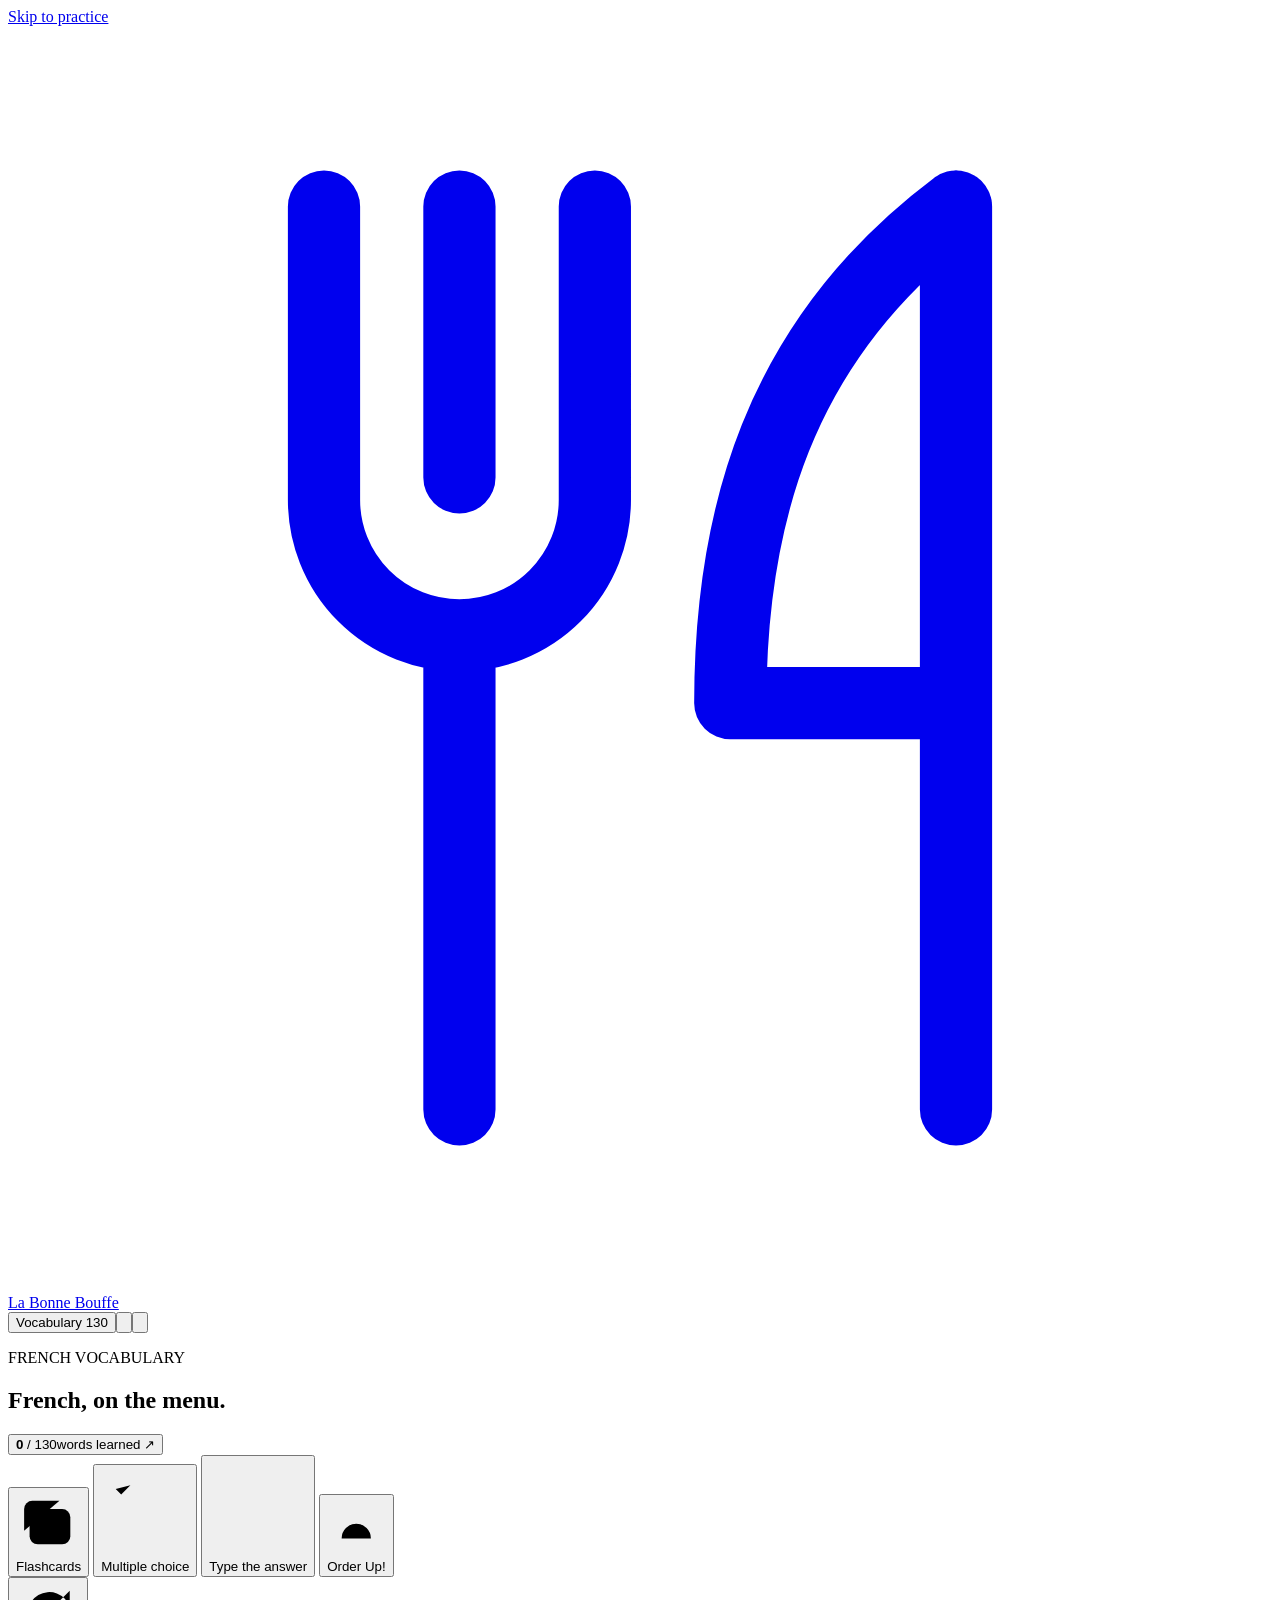
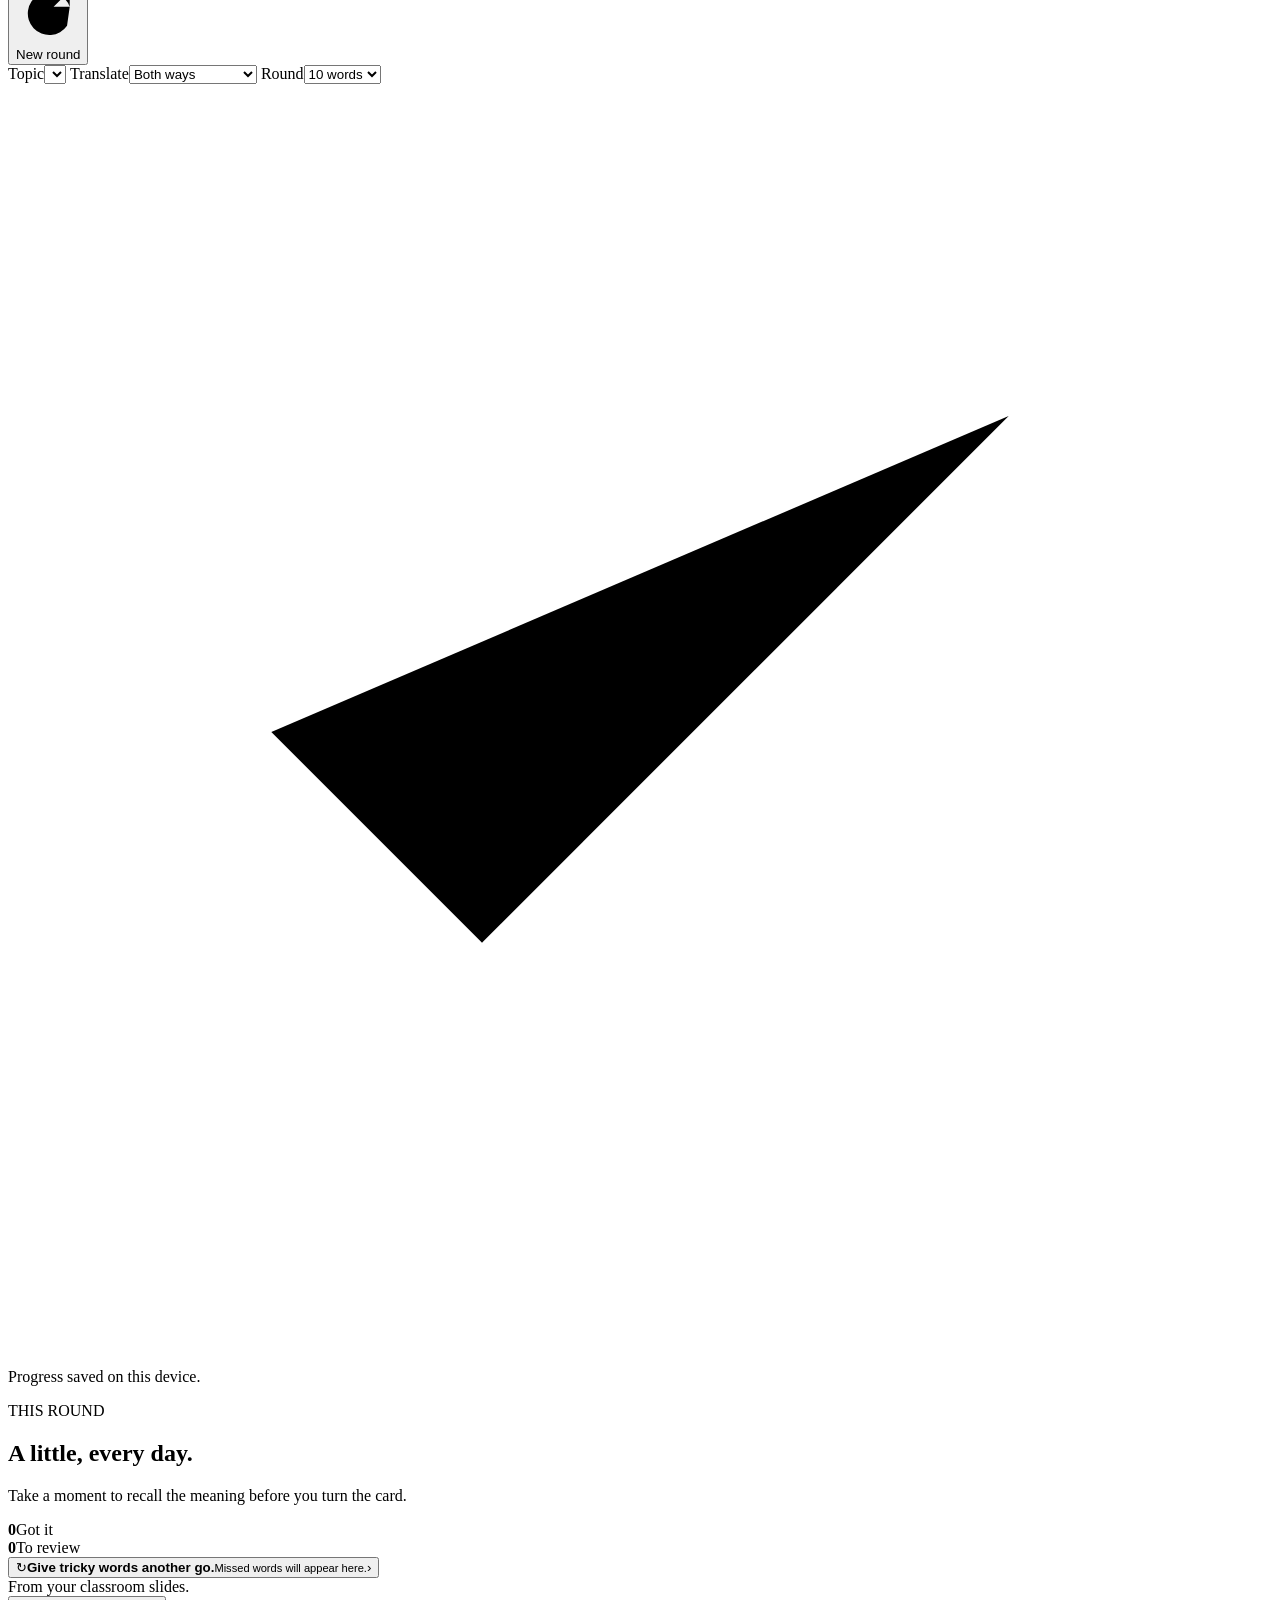
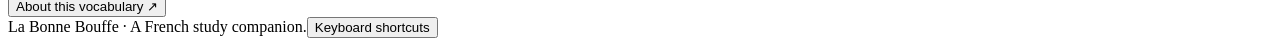
<file: src/shell.html>
<!doctype html>
<html lang="en">
<head>
  <meta charset="utf-8">
  <meta name="viewport" content="width=device-width,initial-scale=1">
  <meta name="theme-color" content="#f5f5f7">
  <meta name="description" content="Learn French food vocabulary from La Bonne Bouffe. Flashcards, multiple choice, typing practice, and Order Up! — a French restaurant vocabulary game.">
  <title>La Bonne Bouffe — French vocabulary</title>
  <link rel="icon" href="[data-uri]" type="image/svg+xml">
  <script>
    try {
      const preference=JSON.parse(localStorage.getItem('bonne-bouffe.v1')||'null')?.theme;
      if(preference==='light'||preference==='dark')document.documentElement.dataset.theme=preference;
    } catch {}
  </script>
  <!-- BOUFFE_STYLES -->



</head>
<body>
  <a class="skip-link" href="#study">Skip to practice</a>
  <header class="site-header">
    <div class="header-inner">
      <a href="#" class="brand" aria-label="La Bonne Bouffe home"><span class="brand-mark" aria-hidden="true"><svg viewBox="0 0 28 28" fill="none"><path d="M7 4v6m3-6v6m3-6v6M7 8.5v2a3 3 0 0 0 6 0v-2M10 14v10M21 4v20m0-20c-4 3-5 7-5 11h5" stroke="currentColor" stroke-width="1.6" stroke-linecap="round" stroke-linejoin="round"/></svg></span>La Bonne Bouffe</a>
      <nav aria-label="Main navigation"><button class="nav-button" data-action="vocabulary">Vocabulary <span class="count-badge">130</span></button><button id="theme-toggle" class="icon-button" data-action="toggle-theme" aria-label="Dark mode" aria-pressed="false" title="Switch to dark mode"><svg viewBox="0 0 24 24" aria-hidden="true"><path d="M20.5 13.1A8.6 8.6 0 0 1 10.9 3.5a8.6 8.6 0 1 0 9.6 9.6Z"/></svg></button><button class="icon-button" data-action="settings" aria-label="Settings" title="Settings"><svg viewBox="0 0 24 24" aria-hidden="true"><path d="M4 7h16M4 17h16M9 4v6m6 4v6"/></svg></button></nav>
    </div>
  </header>
  <main class="page">
    <section class="intro" aria-labelledby="page-title">
      <div><p class="eyebrow">FRENCH VOCABULARY</p><h1 id="page-title">French, on the menu.</h1></div>
      <button class="overall-progress" data-action="progress" aria-label="View your learning progress"><span class="progress-numbers"><strong id="learned-count">0</strong><span> / 130</span></span><span class="progress-caption">words learned <span aria-hidden="true">↗</span></span><span class="progress-track"><span id="overall-fill"></span></span></button>
    </section>
    <div class="practice-toolbar">
      <div class="mode-picker" role="group" aria-label="Study method">
        <button data-mode="flashcards" aria-pressed="true"><svg viewBox="0 0 24 24" aria-hidden="true"><rect x="5" y="7" width="15" height="13" rx="3"/><path d="M16 4H6a3 3 0 0 0-3 3v8"/></svg><span>Flashcards</span></button>
        <button data-mode="quiz" aria-pressed="false"><svg viewBox="0 0 24 24" aria-hidden="true"><path d="m4 6 1.5 1.5L8 5M12 6h8M4 13h3m5 0h8M4 19h3m5 0h8"/></svg><span>Multiple choice</span></button>
        <button data-mode="typing" aria-pressed="false"><svg viewBox="0 0 24 24" aria-hidden="true"><path d="M4 6h16M12 6v14M8 20h8M4 9V6m16 3V6"/></svg><span>Type the answer</span></button>
        <button id="game-tab" data-view="game" aria-pressed="false"><svg class="game-tab-icon" viewBox="0 0 24 24" aria-hidden="true"><path d="M4 17h16M6 17a6 6 0 0 1 12 0M12 7V5m-2 0h4M3 20h18"/></svg><span>Order Up!</span><i class="game-tab-dot" aria-hidden="true"></i></button>
      </div>
      <button class="text-button new-round" data-action="new-round"><svg viewBox="0 0 24 24" aria-hidden="true"><path d="M20 10a8 8 0 1 0-1 7M20 4v6h-6"/></svg>New round</button>
    </div>
    <section class="workspace" aria-label="Vocabulary practice">
      <div class="study-column">
        <div class="filters">
          <label class="select-field"><span>Topic</span><select id="category" aria-label="Topic"></select></label>
          <label class="select-field"><span>Translate</span><select id="direction" aria-label="Translation direction"><option value="mixed">Both ways</option><option value="fr-en">French → English</option><option value="en-fr">English → French</option></select></label>
          <label class="select-field round-size"><span>Round</span><select id="length" aria-label="Round length"><option value="10">10 words</option><option value="20">20 words</option><option value="0">All words</option></select></label>
        </div>
        <section id="study" class="study-surface" tabindex="-1" aria-label="Current study question"></section>
        <div class="study-bottom"><span id="round-position"></span><div id="round-dots" class="round-dots" aria-hidden="true"></div><span id="round-score"></span></div>
        <p class="save-caption" id="save-caption"><svg viewBox="0 0 24 24" aria-hidden="true"><path d="m5 12 4 4L19 6"/></svg>Progress saved on this device.</p>
      </div>
      <aside class="sidebar" aria-label="Session information">
        <div class="session-card"><p class="eyebrow">THIS ROUND</p><h2 id="session-title">A little, every day.</h2><p id="session-description">Take a moment to recall the meaning before you turn the card.</p><div class="session-metrics"><div><strong id="session-correct">0</strong><span id="correct-label">Got it</span></div><div><strong id="session-review">0</strong><span>To review</span></div></div><div class="session-divider"></div><div id="keyboard-help" class="keyboard-help"></div></div>
        <button class="review-link" data-action="review"><span class="review-symbol" aria-hidden="true">↻</span><span><strong>Give tricky words another go.</strong><small id="review-caption">Missed words will appear here.</small></span><span aria-hidden="true">›</span></button>
        <div class="source-caption"><span class="source-dot"></span>From your classroom slides.<br><button data-action="source">About this vocabulary <span aria-hidden="true">↗</span></button></div>
      </aside>
    </section>
    <section id="order-up" tabindex="-1" aria-label="Order Up restaurant game" hidden></section>
    <footer class="site-footer"><span>La Bonne Bouffe <span class="footer-dot">·</span> A French study companion.</span><button data-action="shortcuts">Keyboard shortcuts</button></footer>
  </main>
  <dialog id="library-dialog" class="library-dialog" aria-labelledby="library-title"><div class="dialog-heading"><div><p class="eyebrow">YOUR WORD LIST</p><h2 id="library-title">Vocabulary</h2><p>130 terms. A whole menu to explore.</p></div><button class="icon-button" data-action="close-dialog" aria-label="Close vocabulary">✕</button></div><div class="library-tools"><label class="search-box"><svg viewBox="0 0 24 24" aria-hidden="true"><circle cx="10.5" cy="10.5" r="6.5"/><path d="m16 16 4 4"/></svg><input id="word-search" type="search" placeholder="Search French or English" aria-label="Search vocabulary"></label><select id="library-category" aria-label="Filter vocabulary by topic"></select></div><div class="library-summary"><span id="library-count"></span><label><input type="checkbox" id="starred-only"> Saved words only</label></div><div id="word-list" class="word-list"></div><div class="dialog-foot"><span>Save a word with the bookmark.</span><button class="text-button" data-action="study-saved">Practise saved words <span aria-hidden="true">→</span></button></div></dialog>
  <dialog id="info-dialog" class="info-dialog" aria-labelledby="info-title"><div class="dialog-heading"><h2 id="info-title"></h2><button class="icon-button" data-action="close-dialog" aria-label="Close dialog">✕</button></div><div id="info-body"></div></dialog>
  <div class="toast" id="toast" role="status"></div>
  <div class="sr-only" id="announcer" role="status" aria-live="polite"></div>
  <noscript><p class="noscript">Please enable JavaScript to use the study tools.</p></noscript>
<!-- BOUFFE_SCRIPTS -->
</body>
</html>
</file>
